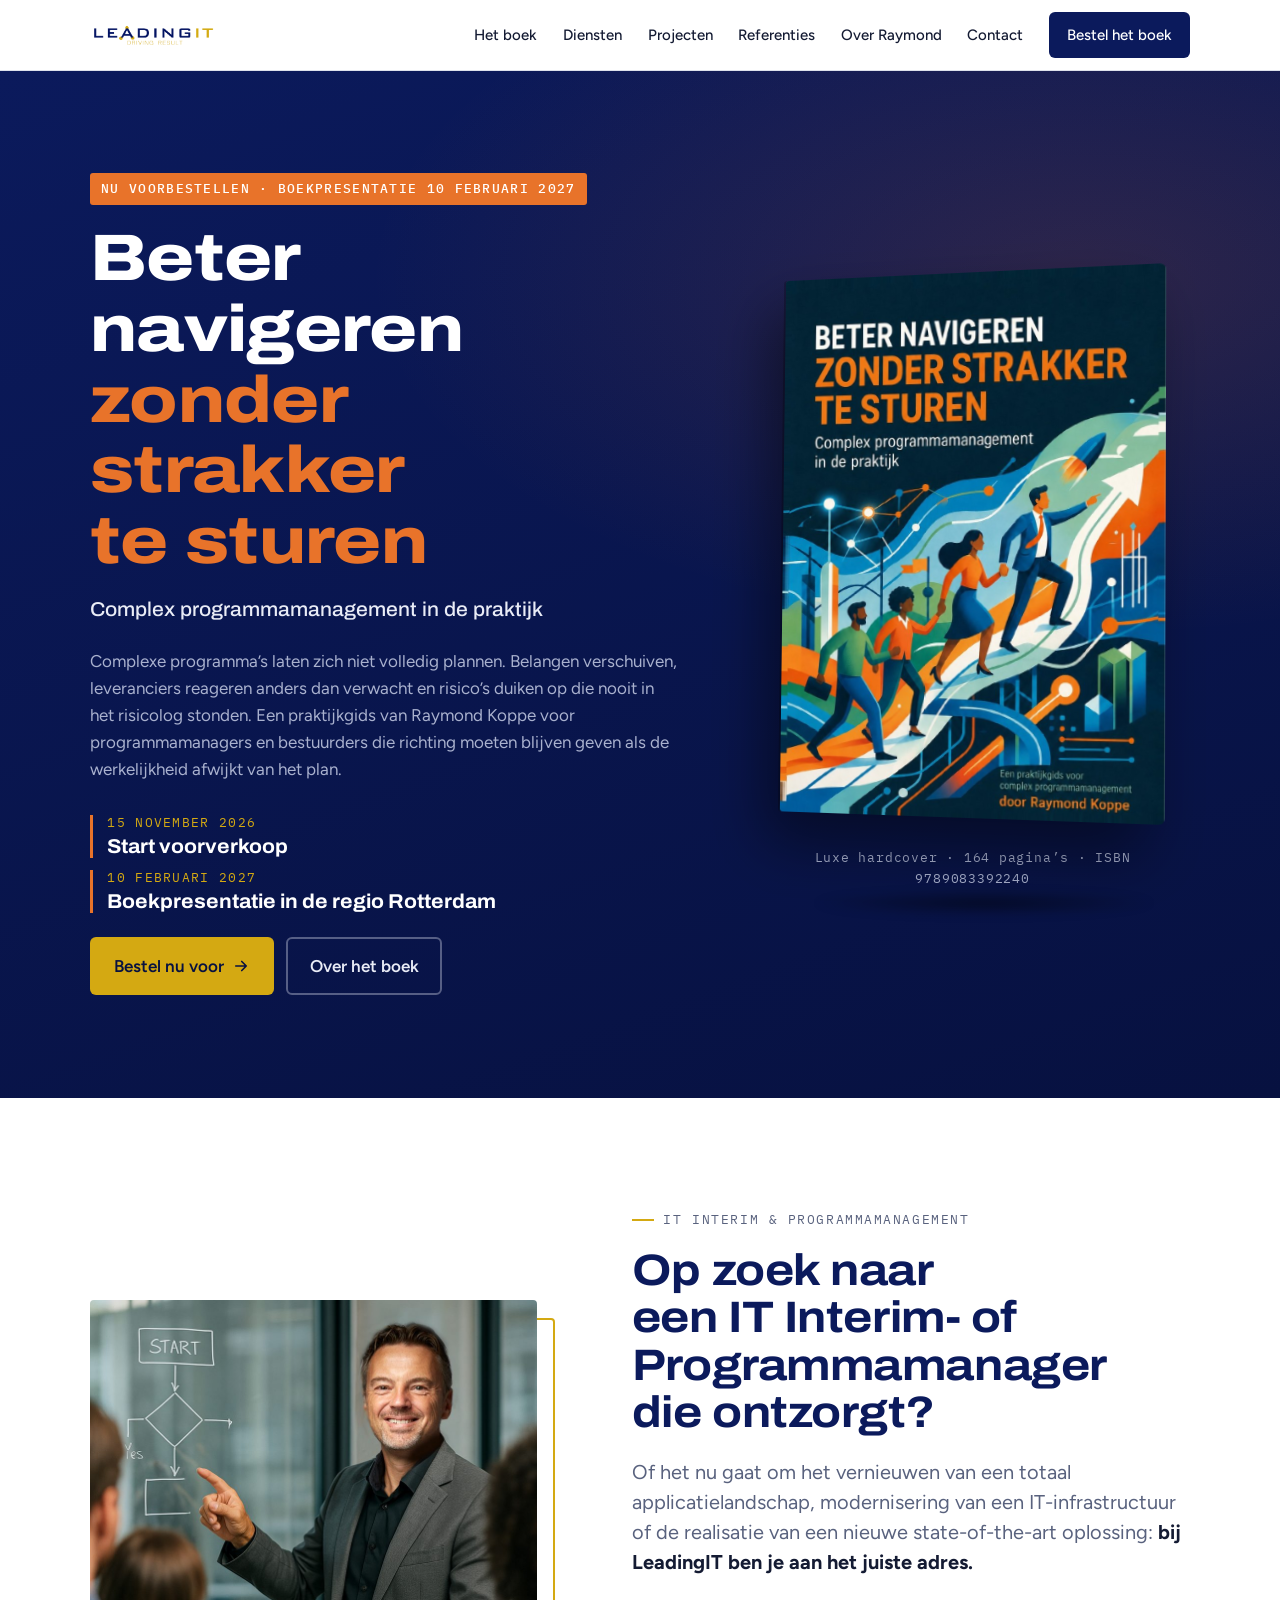
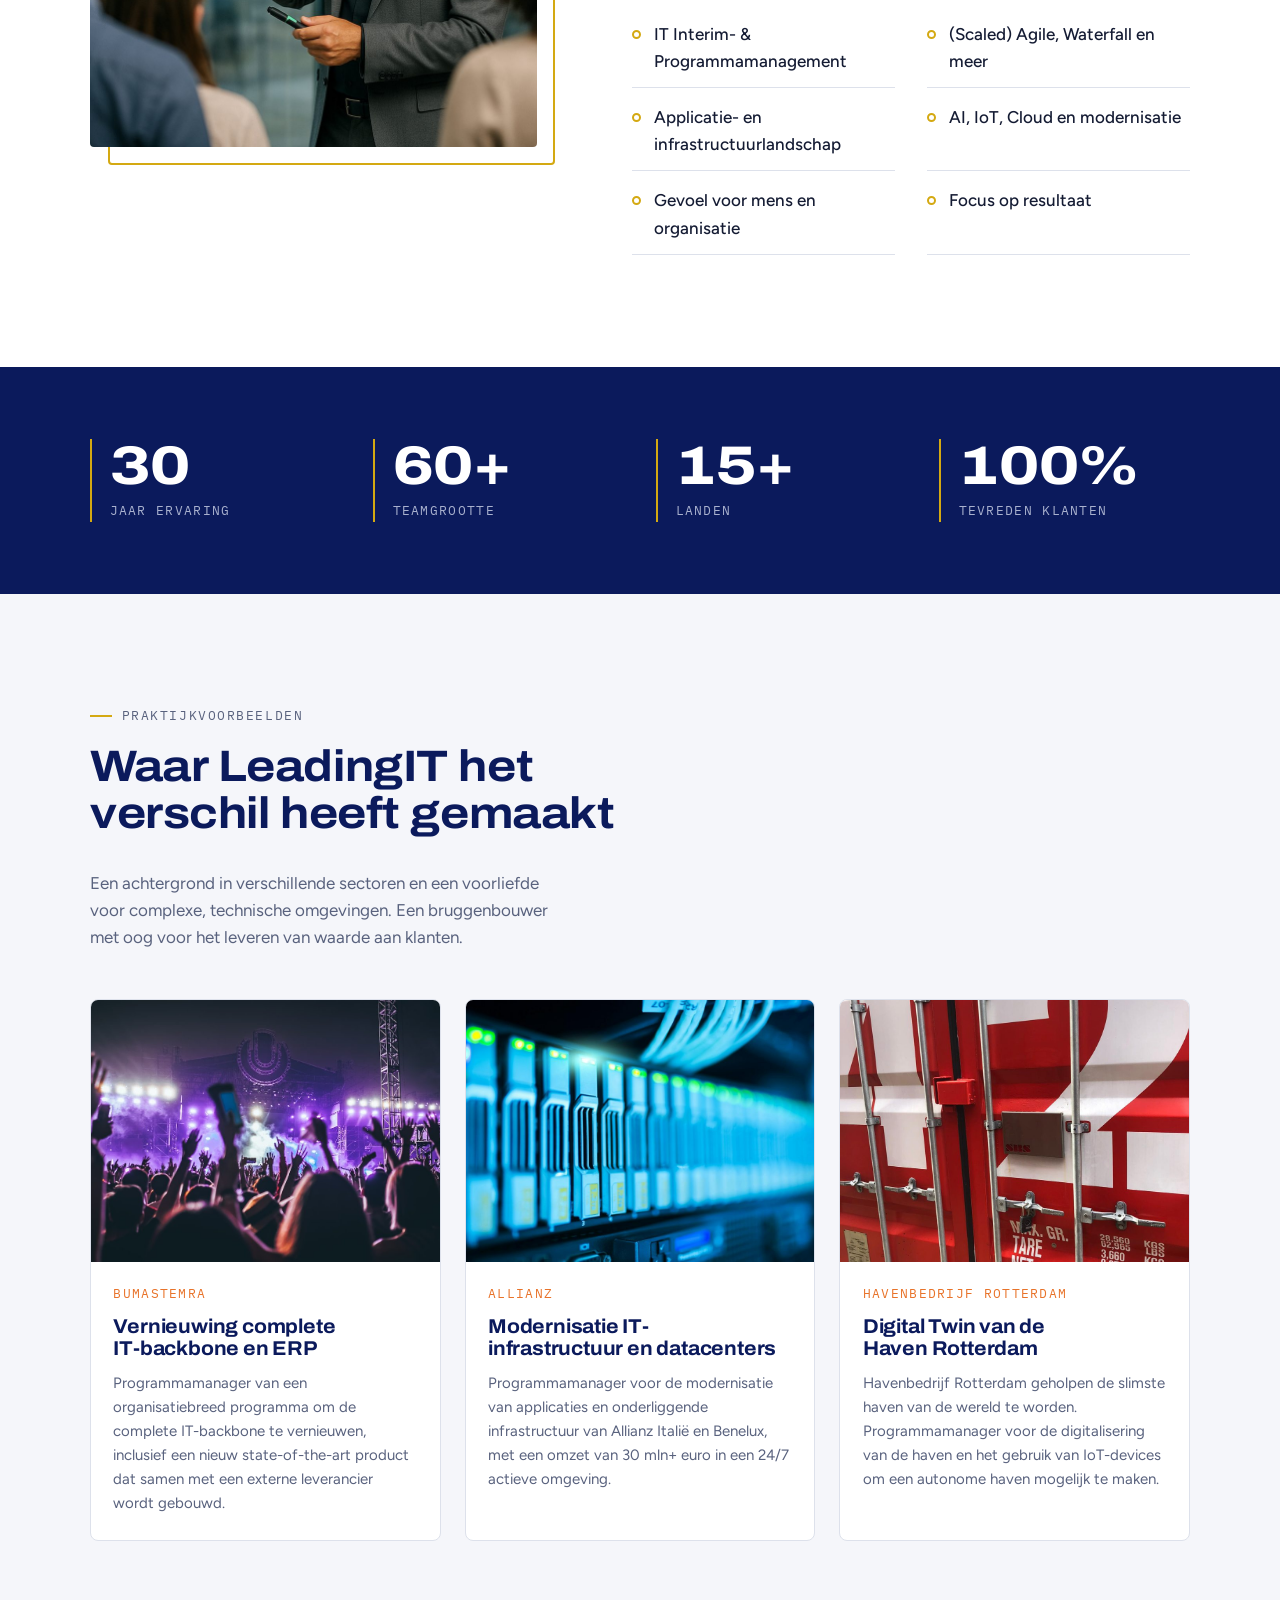
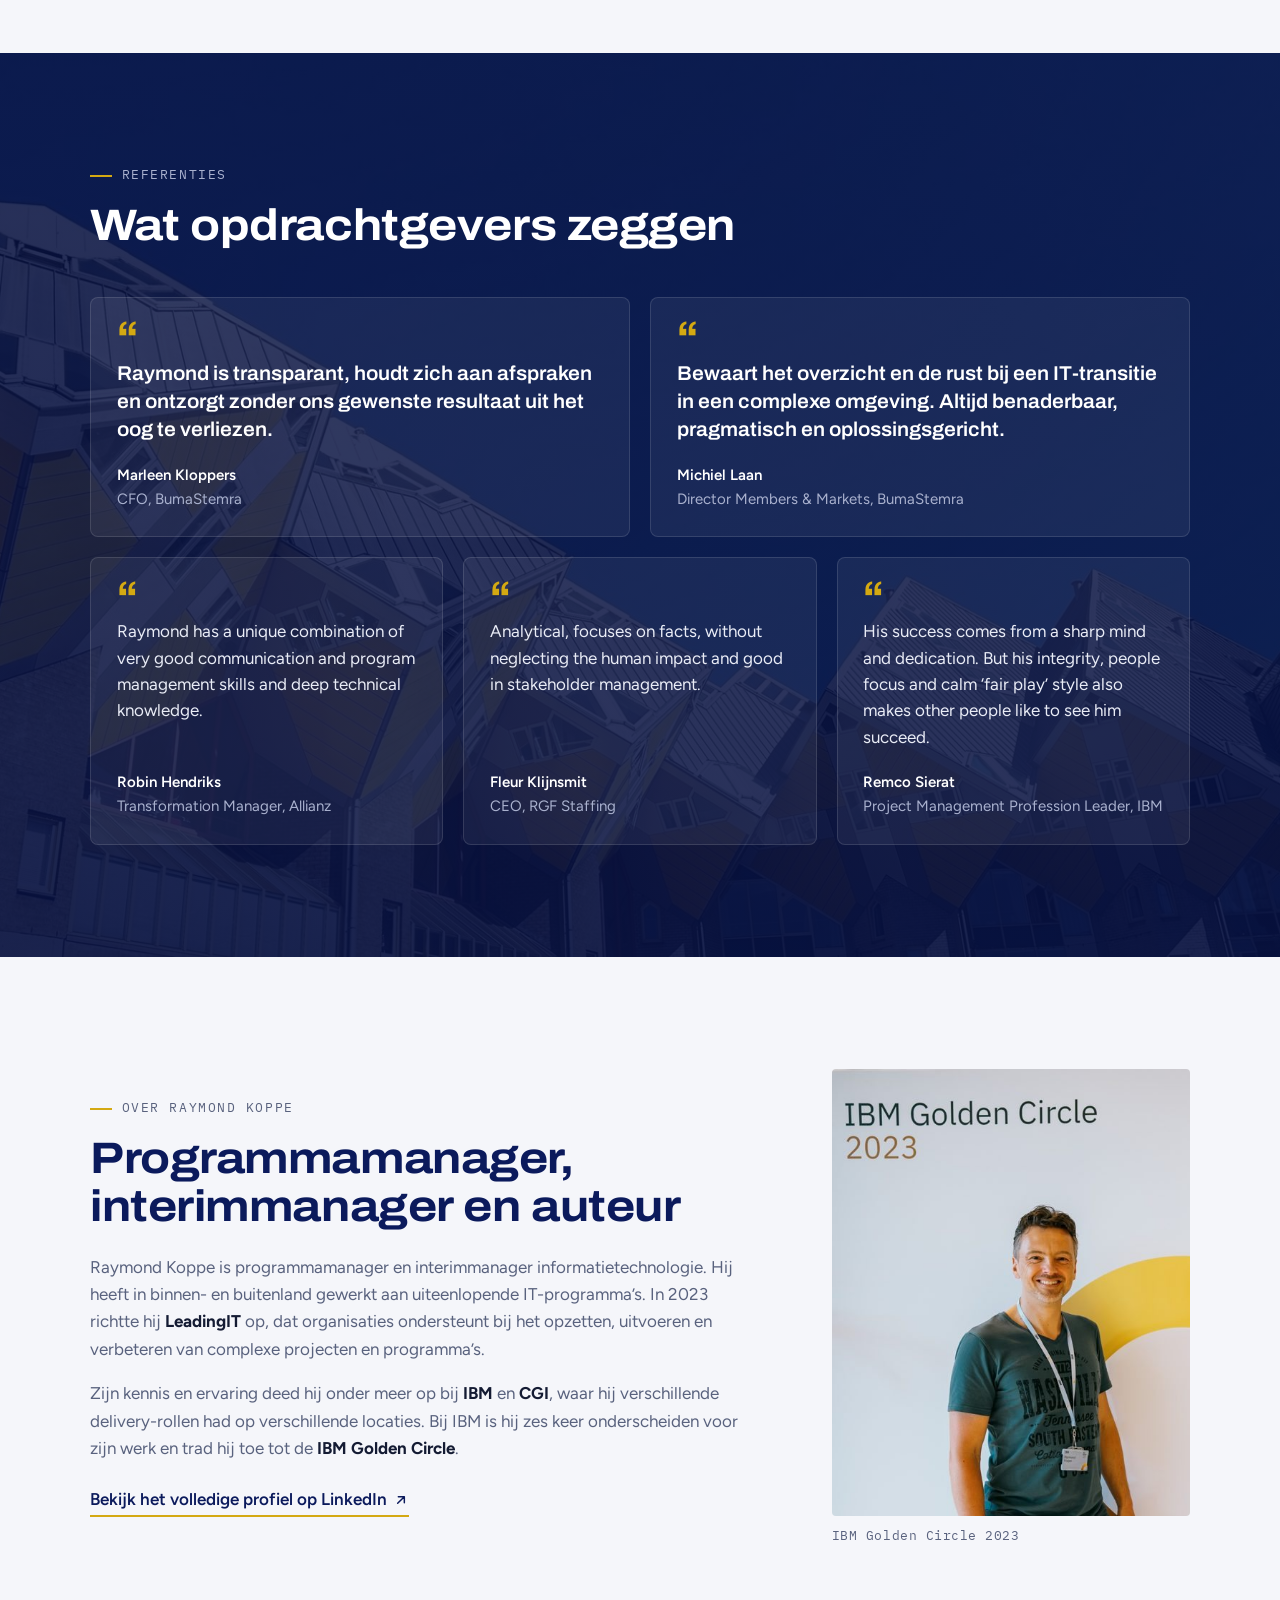
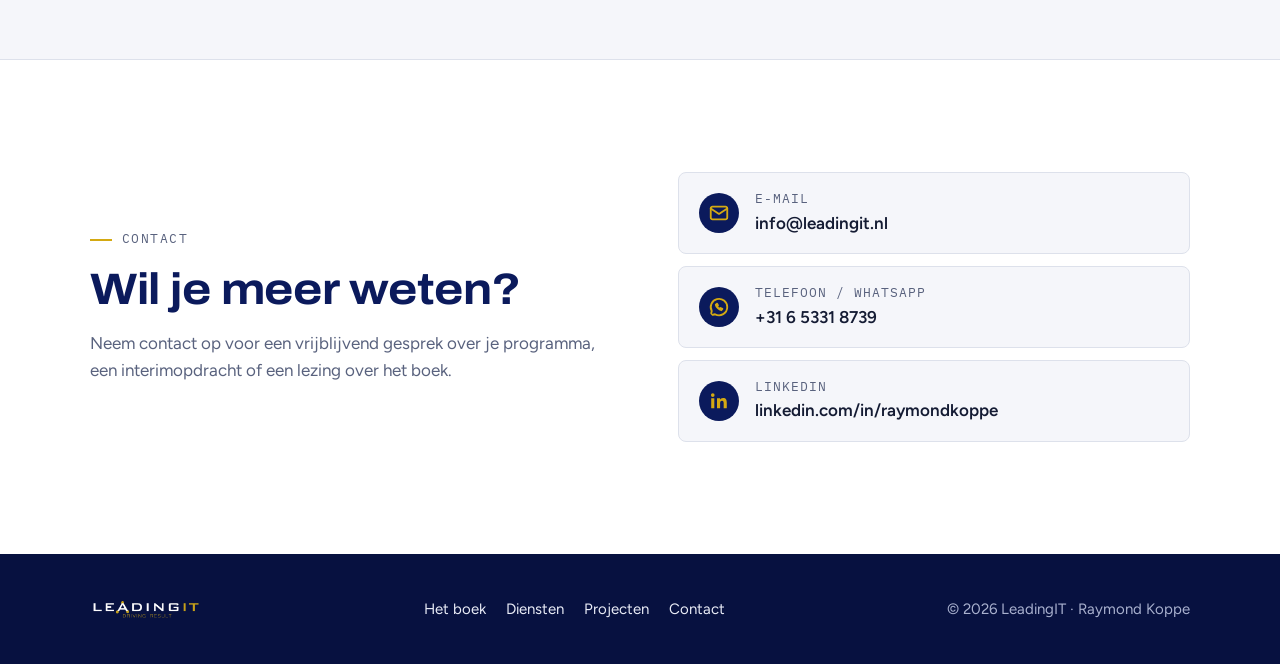
<file: index.html>
<!DOCTYPE html>
<html lang="nl">
<head>
<meta charset="utf-8">
<meta name="viewport" content="width=device-width, initial-scale=1, viewport-fit=cover">
<title>LeadingIT – IT Interim- en Programmamanagement</title>
<meta name="description" content="LeadingIT – IT Interim- en Programmamanagement door Raymond Koppe. Nieuw boek: Beter navigeren zonder strakker te sturen.">
<meta name="theme-color" content="#0B1A5C">
<link rel="icon" type="image/png" href="/favicon.png?v=2">
<link rel="apple-touch-icon" href="/apple-touch-icon.png?v=2">
<meta property="og:title" content="LeadingIT – IT Interim- en Programmamanagement">
<meta property="og:description" content="Programmamanagement voor complexe IT-omgevingen door Raymond Koppe. Nieuw: het boek Beter navigeren zonder strakker te sturen.">
<meta property="og:image" content="https://www.leadingit.nl/images/boek-omslag.jpg">
<meta property="og:url" content="https://www.leadingit.nl/">
<meta property="og:type" content="website">
<meta name="twitter:card" content="summary_large_image">
<link rel="canonical" href="https://www.leadingit.nl/">
<link rel="preconnect" href="https://fonts.googleapis.com">
<link rel="preconnect" href="https://fonts.gstatic.com" crossorigin>
<link rel="stylesheet" href="https://fonts.googleapis.com/css2?family=Archivo:wdth,wght@100..125,500..800&family=Figtree:ital,wght@0,400;0,500;0,600;1,400&family=IBM+Plex+Mono:wght@400;500&display=swap">
<script type="application/ld+json">
{"@context":"https://schema.org","@type":"Organization","name":"LeadingIT","url":"https://www.leadingit.nl/","logo":"https://www.leadingit.nl/images/LeadingIT.png","email":"info@leadingit.nl","sameAs":["https://www.linkedin.com/in/raymondkoppe/"]}
</script>
<link rel="stylesheet" href="css/site.css">
</head>
<body>

<header class="site-header">
  <div class="wrap">
    <a href="#top" class="logo" aria-label="LeadingIT – naar boven"><img src="images/LeadingIT.png" alt="LeadingIT – Driving Result" width="800" height="214"></a>
    <button class="menu-toggle" id="menu-toggle" aria-expanded="false" aria-controls="nav" aria-label="Menu openen">
      <svg viewBox="0 0 24 24" fill="none" stroke="currentColor" stroke-width="2" stroke-linecap="round"><path d="M4 7h16M4 12h16M4 17h16"/></svg>
    </button>
    <nav class="nav" id="nav" aria-label="Hoofdmenu">
      <a href="nl/boek/">Het boek</a>
      <a href="#diensten">Diensten</a>
      <a href="#projecten">Projecten</a>
      <a href="#referenties">Referenties</a>
      <a href="#over">Over Raymond</a>
      <a href="#contact">Contact</a>
      <a href="nl/boek/#bestellen" class="btn btn-navy">Bestel het boek</a>
    </nav>
  </div>
</header>

<main id="top">

  <!-- 1. Boekaankondiging -->
  <section class="hero" aria-labelledby="hero-title">
    <div class="wrap">
      <div>
        <span class="badge">Nu voorbestellen · Boekpresentatie 10 februari 2027</span>
        <h1 id="hero-title">Beter navigeren <span>zonder strakker te sturen</span></h1>
        <p class="sub">Complex programmamanagement in de praktijk</p>
        <p class="lead">Complexe programma’s laten zich niet volledig plannen. Belangen verschuiven, leveranciers reageren anders dan verwacht en risico’s duiken op die nooit in het risicolog stonden. Een praktijkgids van Raymond Koppe voor programmamanagers en bestuurders die richting moeten blijven geven als de werkelijkheid afwijkt van het plan.</p>
        <div class="hero-meta">
          <ul class="milestones" aria-label="Planning">
            <li><span>15 november 2026</span>Start voorverkoop</li>
            <li><span>10 februari 2027</span>Boekpresentatie in de regio Rotterdam</li>
          </ul>
          <div class="hero-ctas">
            <a href="nl/boek/#bestellen" class="btn btn-gold">Bestel nu voor
              <svg width="18" height="18" viewBox="0 0 24 24" fill="none" stroke="currentColor" stroke-width="2.2" stroke-linecap="round" stroke-linejoin="round" aria-hidden="true"><path d="M5 12h14M13 6l6 6-6 6"/></svg></a>
            <a href="nl/boek/" class="btn btn-ghost">Over het boek</a>
          </div>
        </div>
      </div>
      <div class="cover-stage">
        <img class="cover" src="images/boek-omslag.jpg" alt="Omslag van het boek Beter navigeren zonder strakker te sturen – Complex programmamanagement in de praktijk, door Raymond Koppe" width="900" height="1257">
        <p class="isbn">Luxe hardcover · 164 pagina’s · ISBN 9789083392240</p>
      </div>
    </div>
  </section>

  <!-- 3. Diensten -->
  <section class="services" id="diensten" aria-labelledby="diensten-title">
    <div class="wrap">
      <div class="portrait"><img src="images/Raymond.jpg" alt="Raymond Koppe licht een procesdiagram toe aan een team" width="900" height="900" loading="lazy"></div>
      <div>
        <p class="eyebrow">IT Interim &amp; Programmamanagement</p>
        <h2 id="diensten-title">Op zoek naar een IT Interim- of Programmamanager die ontzorgt?</h2>
        <p class="intro">Of het nu gaat om het vernieuwen van een totaal applicatielandschap, modernisering van een IT-infrastructuur of de realisatie van een nieuwe state-of-the-art oplossing: <strong>bij LeadingIT ben je aan het juiste adres.</strong></p>
        <ul class="skills">
          <li>IT Interim- &amp; Programmamanagement</li>
          <li>(Scaled) Agile, Waterfall en meer</li>
          <li>Applicatie- en infrastructuurlandschap</li>
          <li>AI, IoT, Cloud en modernisatie</li>
          <li>Gevoel voor mens en organisatie</li>
          <li>Focus op resultaat</li>
        </ul>
      </div>
    </div>
  </section>

  <!-- 4. Cijfers -->
  <div class="stats" role="region" aria-label="LeadingIT in cijfers">
    <div class="wrap">
      <div class="stat"><b>30</b><span>Jaar ervaring</span></div>
      <div class="stat"><b>60+</b><span>Teamgrootte</span></div>
      <div class="stat"><b>15+</b><span>Landen</span></div>
      <div class="stat"><b>100%</b><span>Tevreden klanten</span></div>
    </div>
  </div>

  <!-- 5. Praktijkvoorbeelden -->
  <section id="projecten" aria-labelledby="projecten-title">
    <div class="wrap">
      <div class="section-head">
        <div>
          <p class="eyebrow">Praktijkvoorbeelden</p>
          <h2 id="projecten-title">Waar LeadingIT het verschil heeft gemaakt</h2>
        </div>
        <p>Een achtergrond in verschillende sectoren en een voorliefde voor complexe, technische omgevingen. Een bruggenbouwer met oog voor het leveren van waarde aan klanten.</p>
      </div>
      <div class="projects">
        <article class="project">
          <figure><img src="images/photo-1506157786151-b8491531f063.jpeg" alt="Publiek bij een concert" width="1000" height="667" loading="lazy"></figure>
          <div class="body">
            <span class="client">BumaStemra</span>
            <h3>Vernieuwing complete IT-backbone en ERP</h3>
            <p>Programmamanager van een organisatiebreed programma om de complete IT-backbone te vernieuwen, inclusief een nieuw state-of-the-art product dat samen met een externe leverancier wordt gebouwd.</p>
          </div>
        </article>
        <article class="project">
          <figure><img src="images/Photobypanumasnikhomkhai.jpg" alt="Serverrack in een datacenter" width="1000" height="668" loading="lazy"></figure>
          <div class="body">
            <span class="client">Allianz</span>
            <h3>Modernisatie IT-infrastructuur en datacenters</h3>
            <p>Programmamanager voor de modernisatie van applicaties en onderliggende infrastructuur van Allianz Italië en Benelux, met een omzet van 30 mln+ euro in een 24/7 actieve omgeving.</p>
          </div>
        </article>
        <article class="project">
          <figure><img src="images/0ea5acba-e7ef-4977-ac87-de1d25829644.jpg" alt="Containerdeuren in de haven" width="750" height="1000" loading="lazy"></figure>
          <div class="body">
            <span class="client">Havenbedrijf Rotterdam</span>
            <h3>Digital Twin van de Haven Rotterdam</h3>
            <p>Havenbedrijf Rotterdam geholpen de slimste haven van de wereld te worden. Programmamanager voor de digitalisering van de haven en het gebruik van IoT-devices om een autonome haven mogelijk te maken.</p>
          </div>
        </article>
      </div>
    </div>
  </section>

  <!-- 6. Referenties -->
  <section class="refs" id="referenties" aria-labelledby="refs-title">
    <div class="wrap">
      <div class="section-head">
        <div>
          <p class="eyebrow">Referenties</p>
          <h2 id="refs-title">Wat opdrachtgevers zeggen</h2>
        </div>
      </div>
      <div class="refs-grid">
        <figure class="ref feature">
          <blockquote>Raymond is transparant, houdt zich aan afspraken en ontzorgt zonder ons gewenste resultaat uit het oog te verliezen.</blockquote>
          <figcaption><b>Marleen Kloppers</b>CFO, BumaStemra</figcaption>
        </figure>
        <figure class="ref feature">
          <blockquote>Bewaart het overzicht en de rust bij een IT-transitie in een complexe omgeving. Altijd benaderbaar, pragmatisch en oplossingsgericht.</blockquote>
          <figcaption><b>Michiel Laan</b>Director Members &amp; Markets, BumaStemra</figcaption>
        </figure>
        <figure class="ref">
          <blockquote>Raymond has a unique combination of very good communication and program management skills and deep technical knowledge.</blockquote>
          <figcaption><b>Robin Hendriks</b>Transformation Manager, Allianz</figcaption>
        </figure>
        <figure class="ref">
          <blockquote>Analytical, focuses on facts, without neglecting the human impact and good in stakeholder management.</blockquote>
          <figcaption><b>Fleur Klijnsmit</b>CEO, RGF Staffing</figcaption>
        </figure>
        <figure class="ref">
          <blockquote>His success comes from a sharp mind and dedication. But his integrity, people focus and calm ‘fair play’ style also makes other people like to see him succeed.</blockquote>
          <figcaption><b>Remco Sierat</b>Project Management Profession Leader, IBM</figcaption>
        </figure>
      </div>
    </div>
  </section>

  <!-- 7. Over Raymond -->
  <section class="about" id="over" aria-labelledby="over-title">
    <div class="wrap">
      <div>
        <p class="eyebrow">Over Raymond Koppe</p>
        <h2 id="over-title">Programmamanager, interimmanager en auteur</h2>
        <div class="prose">
          <p>Raymond Koppe is programmamanager en interimmanager informatietechnologie. Hij heeft in binnen- en buitenland gewerkt aan uiteenlopende IT-programma’s. In 2023 richtte hij <strong>LeadingIT</strong> op, dat organisaties ondersteunt bij het opzetten, uitvoeren en verbeteren van complexe projecten en programma’s.</p>
          <p>Zijn kennis en ervaring deed hij onder meer op bij <strong>IBM</strong> en <strong>CGI</strong>, waar hij verschillende delivery-rollen had op verschillende locaties. Bij IBM is hij zes keer onderscheiden voor zijn werk en trad hij toe tot de <strong>IBM Golden Circle</strong>.</p>
        </div>
        <a class="text-link" href="https://www.linkedin.com/in/raymondkoppe/" target="_blank" rel="noopener">Bekijk het volledige profiel op LinkedIn
          <svg width="16" height="16" viewBox="0 0 24 24" fill="none" stroke="currentColor" stroke-width="2.2" stroke-linecap="round" stroke-linejoin="round" aria-hidden="true"><path d="M7 17 17 7M8 7h9v9"/></svg></a>
      </div>
      <figure>
        <img src="images/raymond-golden-circle.jpg" alt="Raymond Koppe bij de IBM Golden Circle 2023" width="500" height="915" loading="lazy">
        <figcaption>IBM Golden Circle 2023</figcaption>
      </figure>
    </div>
  </section>

  <!-- 8. Contact -->
  <section class="contact" id="contact" aria-labelledby="contact-title">
    <div class="wrap">
      <div>
        <p class="eyebrow">Contact</p>
        <h2 id="contact-title">Wil je meer weten?</h2>
        <p class="lead">Neem contact op voor een vrijblijvend gesprek over je programma, een interimopdracht of een lezing over het boek.</p>
      </div>
      <div class="channels">
        <a class="channel" href="mailto:info@leadingit.nl?subject=Informatie%20aanvraag%20website">
          <svg viewBox="0 0 24 24" fill="none" stroke="currentColor" stroke-width="2" stroke-linecap="round" stroke-linejoin="round" aria-hidden="true"><rect x="3" y="5" width="18" height="14" rx="2"/><path d="m3 7 9 6 9-6"/></svg>
          <span><small>E-mail</small><b>info@leadingit.nl</b></span></a>
        <a class="channel" href="https://wa.me/31653318739" target="_blank" rel="noopener">
          <svg viewBox="0 0 24 24" fill="none" stroke="currentColor" stroke-width="2" stroke-linecap="round" stroke-linejoin="round" aria-hidden="true"><path d="M21 12a9 9 0 0 1-13.3 7.9L3 21l1.1-4.6A9 9 0 1 1 21 12Z"/><path d="M8.5 9.5c.5 2.5 3.5 5.5 6 6l1.2-1.4-2-1-1 .9c-1-.4-2.3-1.7-2.7-2.7l.9-1-1-2-1.4 1.2Z"/></svg>
          <span><small>Telefoon / WhatsApp</small><b>+31 6 5331 8739</b></span></a>
        <a class="channel" href="https://www.linkedin.com/in/raymondkoppe/" target="_blank" rel="noopener">
          <svg viewBox="0 0 24 24" fill="currentColor" aria-hidden="true"><path d="M6.9 20H3.5V9h3.4v11ZM5.2 7.5a2 2 0 1 1 0-4 2 2 0 0 1 0 4ZM20.5 20h-3.4v-5.4c0-1.3 0-3-1.8-3s-2.1 1.4-2.1 2.9V20H9.8V9h3.3v1.5c.5-.9 1.6-1.8 3.3-1.8 3.5 0 4.1 2.3 4.1 5.3V20Z"/></svg>
          <span><small>LinkedIn</small><b>linkedin.com/in/raymondkoppe</b></span></a>
      </div>
    </div>
  </section>
</main>

<footer class="site-footer">
  <div class="wrap">
    <a href="./"><img src="images/LeadingIT-licht.png" alt="LeadingIT" width="800" height="214"></a>
    <nav aria-label="Footer">
      <a href="nl/boek/">Het boek</a><a href="#diensten">Diensten</a><a href="#projecten">Projecten</a><a href="#contact">Contact</a>
    </nav>
    <span>© <span id="year">2026</span> LeadingIT · Raymond Koppe</span>
  </div>
</footer>

<script src="js/site.js"></script>
</body>
</html>
</file>
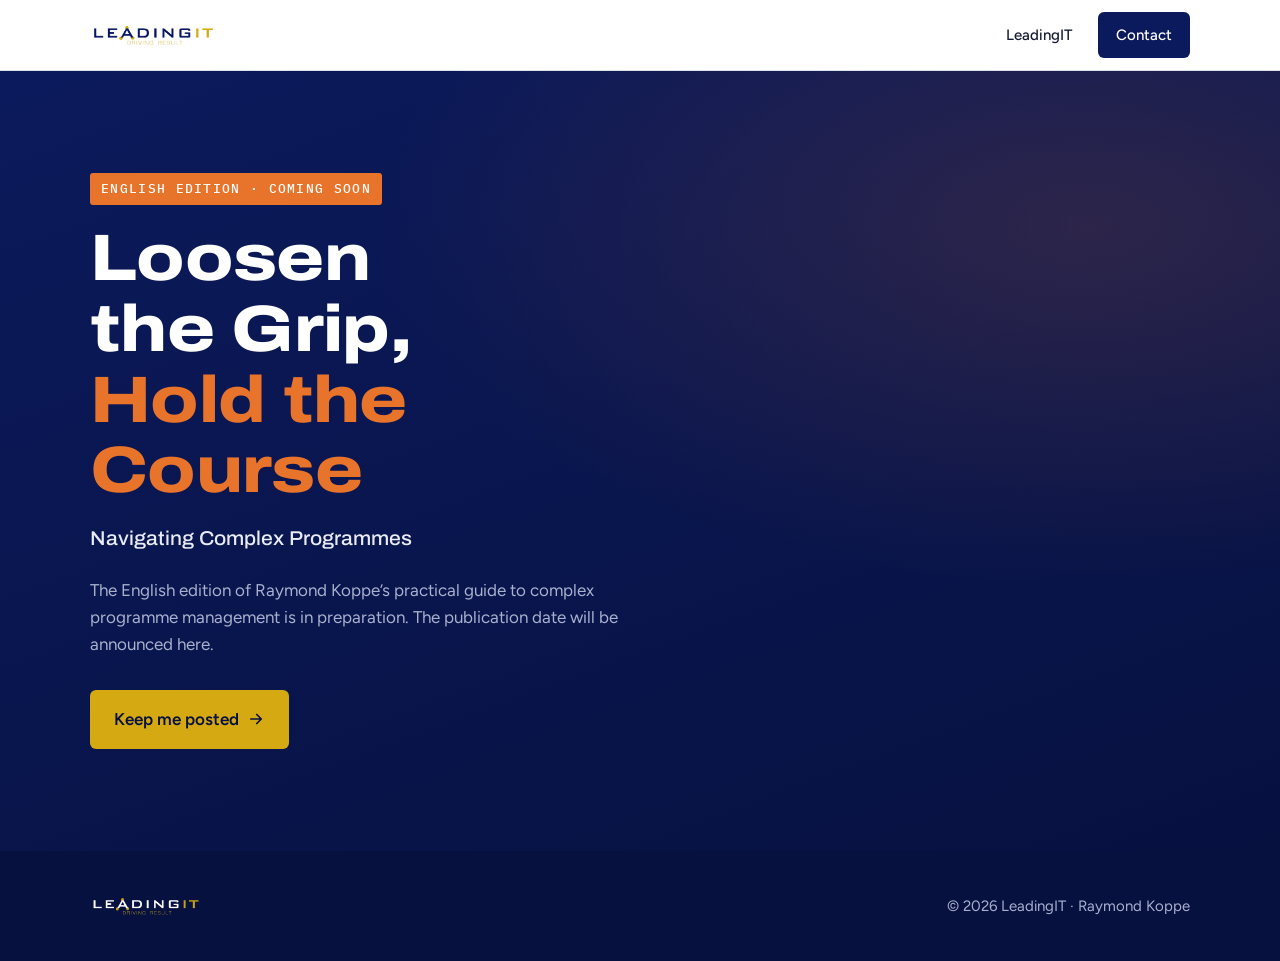
<file: en/book/index.html>
<!DOCTYPE html>
<html lang="en-GB">
<head>
<meta charset="utf-8">
<meta name="viewport" content="width=device-width, initial-scale=1, viewport-fit=cover">
<title>Loosen the Grip, Hold the Course – Raymond Koppe</title>
<meta name="description" content="Loosen the Grip, Hold the Course – the English edition of Raymond Koppe’s book on navigating complex programmes. Coming soon.">
<meta name="robots" content="noindex">
<meta name="theme-color" content="#0B1A5C">
<link rel="icon" type="image/png" href="/favicon.png?v=2">
<link rel="apple-touch-icon" href="/apple-touch-icon.png?v=2">
<meta property="og:title" content="Loosen the Grip, Hold the Course">
<meta property="og:description" content="The English edition of Raymond Koppe’s book on navigating complex programmes. Coming soon.">
<meta property="og:url" content="https://www.leadingit.nl/en/book/">
<meta property="og:type" content="book">
<meta property="og:locale" content="en_GB">
<meta property="book:isbn" content="9789083392295">
<meta property="book:author" content="Raymond Koppe">
<meta name="twitter:card" content="summary_large_image">
<link rel="canonical" href="https://www.leadingit.nl/en/book/">
<link rel="preconnect" href="https://fonts.googleapis.com">
<link rel="preconnect" href="https://fonts.gstatic.com" crossorigin>
<link rel="stylesheet" href="https://fonts.googleapis.com/css2?family=Archivo:wdth,wght@100..125,500..800&family=Figtree:ital,wght@0,400;0,500;0,600;1,400&family=IBM+Plex+Mono:wght@400;500&display=swap">
<script type="application/ld+json">
{"@context": "https://schema.org", "@type": "Book", "url": "https://www.leadingit.nl/en/book/", "name": "Loosen the Grip, Hold the Course", "alternativeHeadline": "Navigating Complex Programmes Without Tightening Control", "isbn": "9789083392295", "bookFormat": "https://schema.org/Paperback", "inLanguage": "en-GB", "author": {"@type": "Person", "name": "Raymond Koppe"}, "image": "https://www.leadingit.nl/images/book-cover-en.jpg",
 "translationOfWork": {"@type": "Book", "name": "Beter navigeren zonder strakker te sturen", "isbn": "9789083392240", "inLanguage": "nl"}}
</script>
<link rel="stylesheet" href="../../css/site.css">
<style>
/* Privacy notice (book pages only) */
.privacy{background:var(--paper);border-top:1px solid var(--line);padding-block:clamp(48px,6vw,72px)}
.privacy h2{font-size:var(--s-xl);color:var(--navy);margin-top:.8rem}
.privacy .intro{margin-top:.8rem;color:var(--muted);max-width:68ch}
.privacy-grid{display:grid;grid-template-columns:repeat(2,minmax(0,1fr));gap:1.5rem 3rem;margin-top:1.75rem;max-width:960px}
@media (max-width:760px){.privacy-grid{grid-template-columns:minmax(0,1fr)}}
.privacy-grid section{padding:0}
.privacy h3{font-size:var(--s-md);color:var(--navy);font-stretch:104%;margin-bottom:.35rem}
.privacy p,.privacy li{font-size:var(--s-sm);color:var(--ink)}
.privacy ul{margin:.25rem 0 0;padding-left:1.1rem;display:grid;gap:.2rem}
.privacy a{color:var(--navy);font-weight:600}
.privacy .updated{margin-top:1.75rem;font-family:var(--f-mono);font-size:var(--s-xs);color:var(--muted)}
</style>
</head>
<body>

<header class="site-header">
  <div class="wrap">
    <a href="../../" class="logo" aria-label="LeadingIT – to the homepage"><img src="../../images/LeadingIT.png" alt="LeadingIT – Driving Result" width="800" height="214"></a>
    <nav class="nav" id="nav" aria-label="Main menu">
      <a href="../../">LeadingIT</a>
      <a href="mailto:info@leadingit.nl?subject=English%20edition" class="btn btn-navy">Contact</a>
    </nav>
  </div>
</header>

<main id="top">
  <section class="hero" aria-labelledby="hero-title">
    <div class="wrap">
      <div>
        <span class="badge">English edition · Coming soon</span>
        <h1 id="hero-title">Loosen the Grip, <span>Hold the Course</span></h1>
        <p class="sub">Navigating Complex Programmes</p>
        <p class="lead">The English edition of Raymond Koppe’s practical guide to complex programme management is in preparation. The publication date will be announced here.</p>
        <div class="hero-meta">
          <div class="hero-ctas">
            <a href="mailto:info@leadingit.nl?subject=English%20edition%20%E2%80%93%20keep%20me%20posted" class="btn btn-gold">Keep me posted
              <svg width="18" height="18" viewBox="0 0 24 24" fill="none" stroke="currentColor" stroke-width="2.2" stroke-linecap="round" stroke-linejoin="round" aria-hidden="true"><path d="M5 12h14M13 6l6 6-6 6"/></svg></a>
          </div>
        </div>
      </div>
    </div>
  </section>
</main>

<footer class="site-footer">
  <div class="wrap">
    <a href="../../"><img src="../../images/LeadingIT-licht.png" alt="LeadingIT" width="800" height="214"></a>
    <span>© <span id="year">2026</span> LeadingIT · Raymond Koppe</span>
  </div>
</footer>

<script src="../../js/site.js"></script>
</body>
</html>
</file>
<file: css/site.css>
/* Layout: book-first hero on deep navy, then light editorial sections on a 12-col grid; one gold accent, cover-orange only around the book. */
:root{
  --navy:#0B1A5C;      /* logo navy */
  --navy-deep:#071140;
  --gold:#D4A912;      /* logo gold */
  --orange:#E8732A;    /* from the book cover */
  --ink:#141B33;
  --muted:#59627E;
  --paper:#F5F6FA;     /* cool off-white, biased to navy */
  --white:#FFFFFF;
  --line:#DDE1EB;
  --on-navy:#E9ECF6;
  --on-navy-muted:#A9B1CE;
  --ok:#1E7A4C;
  --err:#B3261E;

  --f-display:"Archivo", "Arial Narrow", Arial, sans-serif;
  --f-body:"Figtree", "Segoe UI", system-ui, sans-serif;
  --f-mono:"IBM Plex Mono", ui-monospace, Menlo, Consolas, monospace;

  --s-xs:.8125rem; --s-sm:.9375rem; --s-md:1.0625rem; --s-lg:1.25rem; --s-xl:1.75rem; --s-2xl:clamp(1.9rem,3.6vw,2.75rem); --s-3xl:clamp(2.3rem,5.4vw,4.1rem);
  --gutter:clamp(16px,4vw,40px);
  --max:1180px;
  --radius:6px;
  color-scheme:light;
}
*,*::before,*::after{box-sizing:border-box}
html{scroll-behavior:smooth;scroll-padding-top:84px}
body{margin:0;background:var(--paper);color:var(--ink);font-family:var(--f-body);font-size:var(--s-md);line-height:1.6;-webkit-font-smoothing:antialiased}
img{max-width:100%;height:auto;display:block}
a{color:inherit}
h1,h2,h3{font-family:var(--f-display);font-stretch:112%;line-height:1.08;letter-spacing:-.01em;margin:0;text-wrap:balance}
p{margin:0}
.wrap{max-width:var(--max);margin-inline:auto;padding-inline:var(--gutter)}
.eyebrow{font-family:var(--f-mono);font-size:var(--s-xs);letter-spacing:.12em;text-transform:uppercase;color:var(--muted);display:flex;align-items:center;gap:.6rem}
.eyebrow::before{content:"";width:22px;height:2px;background:var(--gold)}
section{padding-block:clamp(64px,9vw,112px)}
:focus-visible{outline:3px solid var(--gold);outline-offset:2px;border-radius:2px}

/* Buttons */
.btn{display:inline-flex;align-items:center;gap:.55rem;font-family:var(--f-body);font-weight:600;font-size:var(--s-md);padding:.85rem 1.35rem;border-radius:var(--radius);border:2px solid transparent;text-decoration:none;cursor:pointer;transition:background .2s,color .2s,border-color .2s,transform .2s}
.btn:hover{transform:translateY(-1px)}
.btn-gold{background:var(--gold);color:var(--navy-deep)}
.btn-gold:hover{background:#E6BB1E}
.btn-ghost{border-color:rgba(233,236,246,.35);color:var(--on-navy)}
.btn-ghost:hover{border-color:var(--on-navy)}
.btn-navy{background:var(--navy);color:var(--white)}
.btn-navy:hover{background:var(--navy-deep)}

/* Header */
.site-header{position:sticky;top:env(safe-area-inset-top,0px);z-index:50;background:rgba(255,255,255,.94);backdrop-filter:saturate(1.4) blur(10px);border-bottom:1px solid var(--line)}
.site-header .wrap{display:flex;align-items:center;justify-content:space-between;gap:1.5rem;min-height:70px}
.logo img{height:34px;width:auto}
.nav{display:flex;align-items:center;gap:1.6rem}
.nav a{text-decoration:none;font-weight:500;font-size:var(--s-sm);color:var(--ink)}
.nav a:not(.btn):hover{color:var(--navy);text-decoration:underline;text-decoration-color:var(--gold);text-underline-offset:6px;text-decoration-thickness:2px}
.nav .btn{padding:.55rem 1rem;font-size:var(--s-sm)}
.nav a.btn,.nav a.btn:hover{color:var(--white);text-decoration:none}
.menu-toggle{display:none;background:none;border:0;padding:.5rem;cursor:pointer;color:var(--navy)}
.menu-toggle svg{width:28px;height:28px}
@media (max-width:900px){
  .menu-toggle{display:block}
  .nav{position:absolute;left:0;right:0;top:100%;flex-direction:column;align-items:stretch;gap:0;background:var(--white);border-bottom:1px solid var(--line);padding:.5rem var(--gutter) 1.25rem;display:none}
  .nav.open{display:flex}
  .nav a{padding:.8rem 0;border-bottom:1px solid var(--line);font-size:var(--s-md)}
  .nav .btn{margin-top:1rem;justify-content:center;border-bottom:0}
}

/* Hero: book */
.hero{background:radial-gradient(1200px 600px at 85% 20%,rgba(232,115,42,.16),transparent 60%),linear-gradient(160deg,var(--navy) 0%,var(--navy-deep) 100%);color:var(--on-navy);padding-block:clamp(56px,8vw,104px);overflow:hidden}
.hero .wrap{display:grid;grid-template-columns:minmax(0,1.15fr) minmax(0,.85fr);gap:clamp(32px,6vw,80px);align-items:center}
.hero .eyebrow{color:var(--on-navy-muted)}
.badge{display:inline-flex;align-items:center;gap:.5rem;font-family:var(--f-mono);font-size:var(--s-xs);letter-spacing:.1em;text-transform:uppercase;background:var(--orange);color:var(--white);padding:.35rem .7rem;border-radius:3px;font-weight:500}
.hero h1{font-size:var(--s-3xl);font-weight:800;font-stretch:118%;color:var(--white);margin-top:1.1rem}
.hero h1 span{color:var(--orange);display:block}
.hero .sub{font-family:var(--f-display);font-stretch:105%;font-size:var(--s-lg);font-weight:500;color:var(--on-navy);margin-top:1rem}
.hero .lead{max-width:56ch;color:var(--on-navy-muted);margin-top:1.4rem;font-size:var(--s-md)}
.hero-meta{display:flex;flex-wrap:wrap;align-items:flex-end;gap:1.5rem 2rem;margin-top:2rem}
.price{display:flex;align-items:baseline;gap:.85rem;flex-wrap:wrap}
.price .now{font-family:var(--f-display);font-weight:800;font-size:2.6rem;color:var(--white);font-variant-numeric:tabular-nums;line-height:1}
.price .was{font-family:var(--f-mono);color:var(--on-navy-muted);text-decoration:line-through;text-decoration-color:var(--orange);text-decoration-thickness:2px}
.price .incl{font-size:var(--s-sm);color:var(--on-navy);font-weight:500}
.price .note{flex-basis:100%;font-family:var(--f-mono);font-size:var(--s-xs);letter-spacing:.08em;text-transform:uppercase;color:var(--gold)}
.hero-ctas{display:flex;flex-wrap:wrap;gap:.75rem}
.cover-stage{position:relative;justify-self:center;perspective:1400px;max-width:380px;width:100%}
.cover{width:100%;border-radius:3px 6px 6px 3px;box-shadow:0 2px 0 rgba(255,255,255,.08) inset,-18px 30px 60px rgba(0,0,0,.45),-2px 0 0 rgba(0,0,0,.25);transform:rotateY(-12deg) rotateX(2deg);transform-origin:left center;transition:transform .6s cubic-bezier(.2,.7,.2,1)}
.cover-stage:hover .cover{transform:rotateY(-4deg)}
.cover-stage::after{content:"";position:absolute;left:8%;right:2%;bottom:-26px;height:26px;background:radial-gradient(closest-side,rgba(0,0,0,.45),transparent);filter:blur(4px)}
.isbn{font-family:var(--f-mono);font-size:var(--s-xs);color:var(--on-navy-muted);margin-top:2.4rem;text-align:center;letter-spacing:.06em}
@media (max-width:860px){.hero .wrap{grid-template-columns:minmax(0,1fr)}.cover-stage{max-width:280px;order:-1}}

/* Book + order */
.book .wrap{display:grid;grid-template-columns:minmax(0,1fr) minmax(0,460px);gap:clamp(32px,6vw,72px);align-items:start}
.book h2{font-size:var(--s-2xl);color:var(--navy);margin-top:1rem}
.prose{display:grid;gap:1.1rem;margin-top:1.5rem;max-width:62ch;color:var(--ink)}
.prose strong{color:var(--navy)}
.questions{list-style:none;padding:0;margin:2rem 0 0;display:grid;gap:0;border-top:1px solid var(--line);max-width:62ch}
.questions li{padding:1rem 0 1rem 2.2rem;border-bottom:1px solid var(--line);position:relative;font-weight:500}
.questions li::before{content:"?";position:absolute;left:0;top:.95rem;width:1.5rem;height:1.5rem;border-radius:50%;background:var(--navy);color:var(--gold);font-family:var(--f-display);font-weight:800;font-size:.85rem;display:grid;place-items:center}
.pullquote{margin:2.4rem 0 0;padding:0;max-width:30ch;font-family:var(--f-display);font-stretch:110%;font-weight:700;font-size:var(--s-xl);line-height:1.2;color:var(--navy)}
.pullquote::before{content:"";display:block;width:48px;height:4px;background:var(--orange);margin-bottom:1rem}
.parts{list-style:none;padding:0;margin:2rem 0 0;display:grid;grid-template-columns:repeat(auto-fit,minmax(150px,1fr));gap:.6rem;max-width:62ch}
.parts li{background:var(--white);border:1px solid var(--line);border-radius:var(--radius);padding:.75rem .9rem;font-weight:600;font-size:var(--s-sm);color:var(--navy);line-height:1.3}
.parts span{display:block;font-family:var(--f-mono);font-size:var(--s-xs);font-weight:400;letter-spacing:.08em;text-transform:uppercase;color:var(--orange);margin-bottom:.25rem}
.audience{display:flex;flex-wrap:wrap;gap:.5rem;margin-top:2rem}
.audience span{font-size:var(--s-sm);font-weight:500;border:1px solid var(--line);background:var(--white);padding:.35rem .8rem;border-radius:99px}

.order{background:var(--white);border:1px solid var(--line);border-radius:10px;padding:clamp(20px,3vw,32px);box-shadow:0 24px 48px -28px rgba(11,26,92,.35)}
.order-head{display:flex;gap:1rem;align-items:center;padding-bottom:1.25rem;border-bottom:1px solid var(--line)}
.order-head img{width:64px;border-radius:2px;box-shadow:0 6px 14px rgba(0,0,0,.2)}
.order-head h3{font-size:var(--s-lg);color:var(--navy)}
.order-head p{font-size:var(--s-sm);color:var(--muted)}
.order-head .mini-price{font-family:var(--f-mono);font-size:var(--s-sm);margin-top:.2rem;color:var(--ink)}
.order-head .mini-price s{color:var(--muted)}
form{display:grid;gap:1rem;margin-top:1.25rem}
.row{display:grid;grid-template-columns:1fr 1fr;gap:1rem}
.row.addr{grid-template-columns:1fr 1.6fr}
@media (max-width:480px){.row,.row.addr{grid-template-columns:1fr}}
.field{display:grid;gap:.35rem;min-width:0}
label{font-size:var(--s-sm);font-weight:600;color:var(--ink)}
label .opt{font-weight:400;color:var(--muted)}
input,textarea{font:inherit;font-size:var(--s-md);color:var(--ink);background:var(--paper);border:1px solid var(--line);border-radius:var(--radius);padding:.7rem .8rem;width:100%;transition:border-color .15s,background .15s}
input:focus,textarea:focus{outline:none;border-color:var(--navy);background:var(--white);box-shadow:0 0 0 3px rgba(11,26,92,.12)}
input:user-invalid{border-color:var(--err)}
textarea{min-height:84px;resize:vertical}
.qty{display:flex;align-items:stretch;border:1px solid var(--line);border-radius:var(--radius);overflow:hidden;width:max-content}
.qty button{background:var(--paper);border:0;width:44px;font-size:1.2rem;cursor:pointer;color:var(--navy)}
.qty button:hover{background:var(--line)}
.qty input{width:64px;text-align:center;border:0;border-radius:0;background:var(--white);font-variant-numeric:tabular-nums;-moz-appearance:textfield}
.qty input::-webkit-outer-spin-button,.qty input::-webkit-inner-spin-button{-webkit-appearance:none;margin:0}
.total{display:flex;justify-content:space-between;align-items:baseline;padding:1rem 0;border-top:1px dashed var(--line);border-bottom:1px dashed var(--line)}
.total span:first-child{font-size:var(--s-sm);color:var(--muted)}
.total output{font-family:var(--f-display);font-weight:800;font-size:1.6rem;color:var(--navy);font-variant-numeric:tabular-nums}
.fine{font-size:var(--s-xs);color:var(--muted);line-height:1.5}
.consent{display:flex;gap:.6rem;align-items:flex-start;font-weight:400;font-size:var(--s-sm)}
.consent input{width:auto;margin-top:.25rem;accent-color:var(--navy)}
.hp{position:absolute;left:-9999px}
.form-msg{border-radius:var(--radius);padding:1rem;font-size:var(--s-sm)}
.form-msg.ok{background:#E8F4EE;color:var(--ok);border:1px solid #BFE0CD}
.form-msg.err{background:#FBEDEC;color:var(--ink);border:1px solid #F0C9C6}
.form-msg pre{white-space:pre-wrap;font-family:var(--f-mono);font-size:var(--s-xs);background:var(--white);border:1px solid var(--line);padding:.75rem;border-radius:4px;margin:.75rem 0;max-height:220px;overflow:auto}
.form-msg .actions{display:flex;flex-wrap:wrap;gap:.5rem}
.form-msg .btn{padding:.5rem .9rem;font-size:var(--s-sm)}
.book .wrap>*{min-width:0}
@media (max-width:960px){.book .wrap{grid-template-columns:minmax(0,1fr)}.order{position:static}}

/* Services */
.services{background:var(--white)}
.services .wrap{display:grid;grid-template-columns:minmax(0,1fr) minmax(0,1.2fr);gap:clamp(32px,6vw,80px);align-items:center}
.portrait{position:relative;padding:0 18px 18px 0}
.portrait img{width:100%;aspect-ratio:1;object-fit:cover;border-radius:4px}
.portrait::before{content:"";position:absolute;inset:18px 0 0 18px;border:2px solid var(--gold);border-radius:4px;z-index:0}
.portrait img{position:relative;z-index:1}
.services h2{font-size:var(--s-2xl);color:var(--navy);margin-top:1rem}
.services .intro{margin-top:1.25rem;max-width:58ch;color:var(--muted);font-size:var(--s-lg);line-height:1.5}
.services .intro strong{color:var(--ink)}
.skills{list-style:none;padding:0;margin:2rem 0 0;display:grid;grid-template-columns:repeat(2,minmax(0,1fr));gap:.25rem 2rem}
.skills li{display:flex;gap:.8rem;align-items:baseline;padding:.75rem 0;border-bottom:1px solid var(--line);font-weight:500}
.skills li::before{content:"";flex:none;width:9px;height:9px;border-radius:50%;border:2px solid var(--gold);transform:translateY(-1px)}
@media (max-width:860px){.services .wrap{grid-template-columns:1fr}.portrait{max-width:420px}}
@media (max-width:480px){.skills{grid-template-columns:1fr}}

/* Stats */
.stats{background:var(--navy);color:var(--on-navy);padding-block:clamp(48px,6vw,72px)}
.stats .wrap{display:grid;grid-template-columns:repeat(4,minmax(0,1fr));gap:2rem}
.stat{border-left:2px solid var(--gold);padding-left:1.1rem}
.stat b{display:block;font-family:var(--f-display);font-stretch:118%;font-weight:800;font-size:clamp(2.2rem,4.5vw,3.4rem);line-height:1;color:var(--white);font-variant-numeric:tabular-nums}
.stat span{display:block;margin-top:.5rem;font-family:var(--f-mono);font-size:var(--s-xs);letter-spacing:.1em;text-transform:uppercase;color:var(--on-navy-muted)}
@media (max-width:760px){.stats .wrap{grid-template-columns:repeat(2,minmax(0,1fr))}}

/* Projects */
.section-head{display:flex;justify-content:space-between;align-items:flex-end;gap:2rem;flex-wrap:wrap;margin-bottom:clamp(32px,4vw,48px)}
.section-head h2{font-size:var(--s-2xl);color:var(--navy);margin-top:1rem;max-width:22ch}
.section-head p{max-width:44ch;color:var(--muted)}
.projects{display:grid;grid-template-columns:repeat(3,minmax(0,1fr));gap:1.5rem}
.project{background:var(--white);border:1px solid var(--line);border-radius:8px;overflow:hidden;display:flex;flex-direction:column}
.project figure{margin:0;aspect-ratio:4/3;overflow:hidden;background:var(--navy)}
.project figure img{width:100%;height:100%;object-fit:cover;transition:transform .6s ease}
.project:hover figure img{transform:scale(1.04)}
.project .body{padding:1.4rem 1.4rem 1.6rem;display:grid;gap:.7rem;align-content:start}
.project .client{font-family:var(--f-mono);font-size:var(--s-xs);letter-spacing:.1em;text-transform:uppercase;color:var(--orange)}
.project h3{font-size:var(--s-lg);color:var(--navy);font-stretch:106%}
.project p{color:var(--muted);font-size:var(--s-sm)}
@media (max-width:900px){.projects{grid-template-columns:1fr 1fr}}
@media (max-width:600px){.projects{grid-template-columns:1fr}}

/* Testimonials */
.refs{background:linear-gradient(rgba(7,17,64,.86),rgba(7,17,64,.92)),url("../images/IMG_0067.jpg") center/cover;color:var(--on-navy)}
.refs .section-head h2{color:var(--white)}
.refs .eyebrow{color:var(--on-navy-muted)}
.refs-grid{display:grid;grid-template-columns:repeat(6,minmax(0,1fr));gap:1.25rem}
.ref{margin:0;background:rgba(255,255,255,.06);border:1px solid rgba(255,255,255,.12);border-radius:8px;padding:1.6rem;display:flex;flex-direction:column;justify-content:space-between;gap:1.25rem;grid-column:span 2}
.ref.feature{grid-column:span 3}
.ref blockquote{margin:0;font-size:var(--s-md);line-height:1.55;color:var(--on-navy)}
.ref.feature blockquote{font-family:var(--f-display);font-stretch:104%;font-weight:600;font-size:var(--s-lg);line-height:1.4;color:var(--white)}
.ref blockquote::before{content:"\201C";display:block;font-family:var(--f-display);font-weight:800;font-size:2.6rem;line-height:.6;color:var(--gold);margin-bottom:.6rem}
.ref figcaption{font-size:var(--s-sm);color:var(--on-navy-muted)}
.ref figcaption b{display:block;color:var(--white);font-weight:600}
@media (max-width:900px){.refs-grid{grid-template-columns:1fr 1fr}.ref,.ref.feature{grid-column:span 1}.ref.feature:first-child{grid-column:span 2}}
@media (max-width:600px){.refs-grid{grid-template-columns:1fr}.ref.feature:first-child{grid-column:span 1}}

/* About */
.about .wrap{display:grid;grid-template-columns:minmax(0,1.3fr) minmax(0,.7fr);gap:clamp(32px,6vw,80px);align-items:center}
.about h2{font-size:var(--s-2xl);color:var(--navy);margin-top:1rem}
.about .prose{color:var(--muted)}
.about .prose strong{color:var(--ink)}
.about figure{margin:0}
.about figure img{width:100%;aspect-ratio:4/5;object-fit:cover;object-position:top;border-radius:4px}
.about figcaption{font-family:var(--f-mono);font-size:var(--s-xs);color:var(--muted);margin-top:.6rem;letter-spacing:.04em}
.text-link{display:inline-flex;align-items:center;gap:.4rem;margin-top:1.5rem;font-weight:600;color:var(--navy);text-decoration:none;border-bottom:2px solid var(--gold);padding-bottom:2px}
@media (max-width:760px){.about .wrap{grid-template-columns:1fr}.about figure{max-width:360px}}

/* Contact + footer */
.contact{background:var(--white);border-top:1px solid var(--line)}
.contact .wrap{display:grid;grid-template-columns:minmax(0,1fr) minmax(0,1fr);gap:clamp(32px,6vw,80px);align-items:center}
.contact h2{font-size:var(--s-2xl);color:var(--navy);margin-top:1rem}
.contact p.lead{margin-top:1rem;color:var(--muted);max-width:48ch}
.channels{display:grid;gap:.75rem}
.channel{display:flex;align-items:center;gap:1rem;padding:1rem 1.2rem;border:1px solid var(--line);border-radius:8px;text-decoration:none;background:var(--paper);transition:border-color .2s,background .2s}
.channel:hover{border-color:var(--navy);background:var(--white)}
.channel svg{flex:none;width:40px;height:40px;padding:9px;border-radius:50%;background:var(--navy);color:var(--gold)}
.channel small{display:block;font-family:var(--f-mono);font-size:var(--s-xs);letter-spacing:.08em;text-transform:uppercase;color:var(--muted)}
.channel b{font-weight:600;color:var(--ink);overflow-wrap:anywhere}
@media (max-width:760px){.contact .wrap{grid-template-columns:1fr}}
.site-footer{background:var(--navy-deep);color:var(--on-navy-muted);padding-block:2.5rem;font-size:var(--s-sm)}
.site-footer .wrap{display:flex;flex-wrap:wrap;gap:1rem 2rem;align-items:center;justify-content:space-between}
.site-footer img{height:30px;width:auto}
.site-footer nav{display:flex;flex-wrap:wrap;gap:1.25rem}
.site-footer a{text-decoration:none;color:var(--on-navy)}
.site-footer a:hover{color:var(--gold)}

@media (prefers-reduced-motion:reduce){*{transition:none!important;scroll-behavior:auto!important}.cover{transform:none}}

/* Author block (boekpagina) */
.author{background:var(--white)}
.author figure img{aspect-ratio:1;object-position:center}
/* Book teaser on homepage hero is the full hero; nothing extra needed */

/* Book page: info + separate order section */
.book .wrap{grid-template-columns:minmax(0,1.05fr) minmax(0,.95fr)}
.book-side{padding-top:.4rem}
.side-title{font-size:var(--s-lg);color:var(--navy);font-stretch:106%}
.book-side .questions{margin-top:1rem}
.order-sec{background:var(--white);border-top:1px solid var(--line)}
.order-sec .wrap{display:grid;grid-template-columns:minmax(0,.9fr) minmax(0,1.1fr);gap:clamp(32px,6vw,72px);align-items:start}
.order-sec h2{font-size:var(--s-2xl);color:var(--navy);margin-top:1rem}
.summary-card{display:flex;gap:1.25rem;align-items:center;margin-top:1.75rem;padding:1.25rem;background:var(--paper);border:1px solid var(--line);border-radius:8px}
.summary-card img{width:110px;flex:none;border-radius:2px;box-shadow:0 10px 24px rgba(0,0,0,.22)}
.summary-title{font-family:var(--f-display);font-stretch:106%;font-weight:700;color:var(--navy);line-height:1.25}
.summary-meta{font-size:var(--s-sm);color:var(--muted);margin-top:.25rem}
.summary-price{margin-top:.6rem;font-variant-numeric:tabular-nums}
.summary-price b{font-family:var(--f-display);font-weight:800;font-size:1.9rem;color:var(--navy)}
.summary-price s{color:var(--muted);margin-left:.4rem;text-decoration-color:var(--orange)}
.summary-note{font-family:var(--f-mono);font-size:var(--s-xs);letter-spacing:.08em;text-transform:uppercase;color:var(--orange)}
.facts{list-style:none;padding:0;margin:1.5rem 0 0;display:grid;gap:.6rem}
.facts li{display:flex;gap:.7rem;align-items:baseline}
.facts li::before{content:"";flex:none;width:14px;height:8px;border-left:2px solid var(--gold);border-bottom:2px solid var(--gold);transform:rotate(-45deg) translateY(-3px)}
.facts a{color:var(--navy);font-weight:600}
@media (max-width:960px){.book .wrap,.order-sec .wrap{grid-template-columns:minmax(0,1fr)}}
@media (max-width:420px){.summary-card{flex-direction:column;align-items:flex-start}}

/* Price breakdown in order form */
.price .incl small{display:block;font-weight:400;font-size:var(--s-xs);color:var(--on-navy-muted);margin-top:.15rem}
.hint{font-size:var(--s-xs);color:var(--muted);margin-top:.35rem}
.hint b{color:var(--orange);font-weight:600}
select{font:inherit;font-size:var(--s-md);color:var(--ink);background:var(--paper);border:1px solid var(--line);border-radius:var(--radius);padding:.7rem .8rem;width:100%}
select:focus{outline:none;border-color:var(--navy);background:var(--white);box-shadow:0 0 0 3px rgba(11,26,92,.12)}
.calc{border-top:1px dashed var(--line);border-bottom:1px dashed var(--line);padding:.9rem 0;display:grid;gap:.35rem;font-variant-numeric:tabular-nums}
.calc-row{display:flex;justify-content:space-between;gap:1rem;font-size:var(--s-sm);color:var(--muted)}
.calc-row.discount span:last-child{color:var(--ok);font-weight:600}
.calc-total{display:flex;justify-content:space-between;align-items:baseline;margin-top:.35rem;padding-top:.6rem;border-top:1px solid var(--line)}
.calc-total span{font-weight:600}
.calc-total output{font-family:var(--f-display);font-weight:800;font-size:1.6rem;color:var(--navy)}

[hidden]{display:none!important}

/* Taalwissel en link naar de andere editie */
.nav a.lang-link{font-family:var(--f-mono);font-size:var(--s-xs);letter-spacing:.08em;font-weight:500;color:var(--navy);border:1px solid var(--line);border-radius:3px;padding:.3rem .55rem;line-height:1}
.nav a.lang-link:hover{border-color:var(--navy);text-decoration:none}
@media (max-width:900px){.nav a.lang-link{border:0;border-bottom:1px solid var(--line);border-radius:0;padding:.8rem 0;font-size:var(--s-md);letter-spacing:.04em}}
.edition-link{flex-basis:100%;display:inline-flex;align-items:center;gap:.45rem;max-width:100%;font-size:var(--s-sm);color:var(--on-navy-muted);text-decoration:none;border-bottom:1px solid rgba(233,236,246,.25);padding-bottom:.15rem}
.edition-link i{font-style:normal;color:var(--on-navy);font-weight:600}
.edition-link:hover{color:var(--on-navy);border-bottom-color:var(--gold)}
.edition-link svg{flex:none;color:var(--gold)}
@media (max-width:520px){.badge{display:inline-block;max-width:100%;line-height:1.6}}

/* Vooraankondiging: planning in de hero en aanmeldformulier */
.milestones{list-style:none;margin:0;padding:0;display:flex;flex-wrap:wrap;gap:.75rem 2.25rem;flex-basis:100%}
.milestones li{display:flex;flex-direction:column;gap:.2rem;padding-left:.9rem;border-left:3px solid var(--orange);color:var(--white);font-family:var(--f-display);font-stretch:106%;font-weight:700;font-size:var(--s-lg);line-height:1.2}
.milestones li span{font-family:var(--f-mono);font-size:var(--s-xs);font-weight:400;letter-spacing:.1em;text-transform:uppercase;color:var(--gold)}
.launch-intro{margin-top:1rem;color:var(--ink);max-width:56ch}
.choices{border:0;margin:0;padding:0;display:grid;gap:.6rem}
.choices legend{font-weight:600;color:var(--navy);margin-bottom:.6rem;padding:0}
</file>
